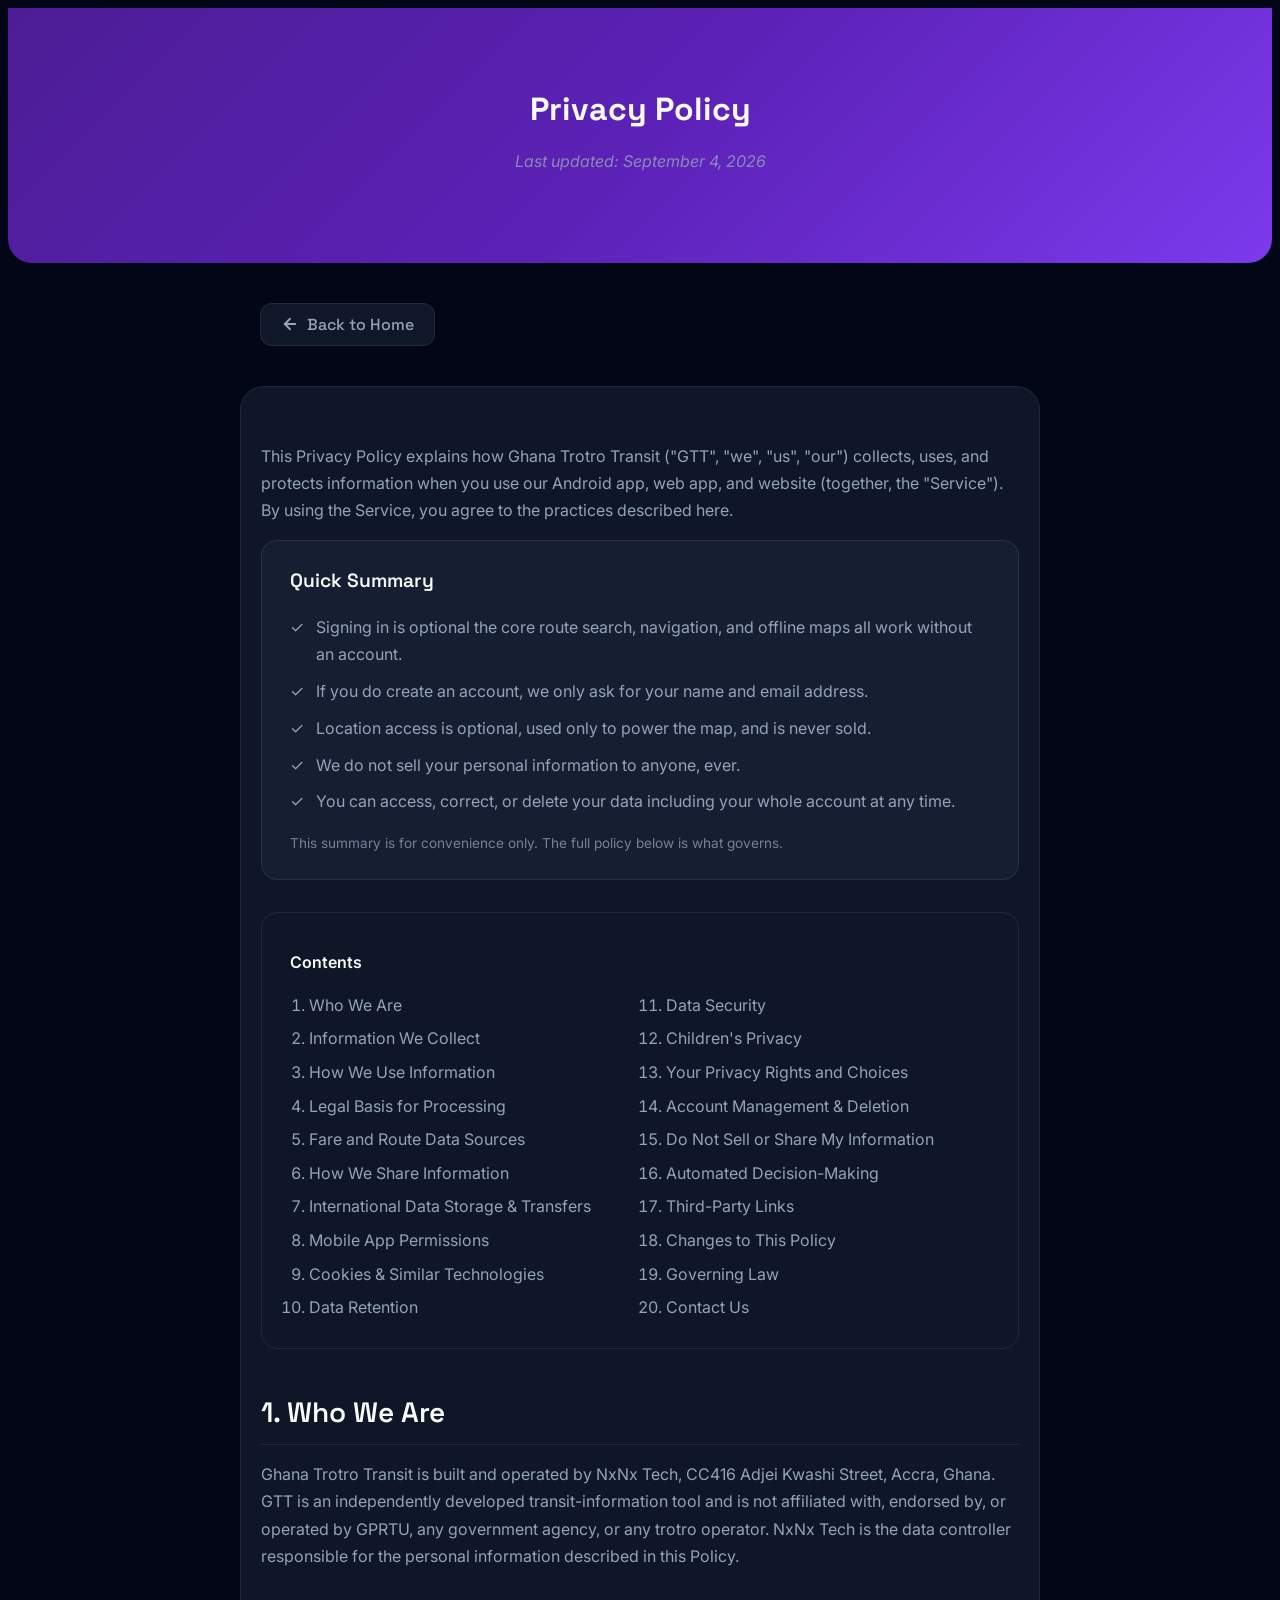
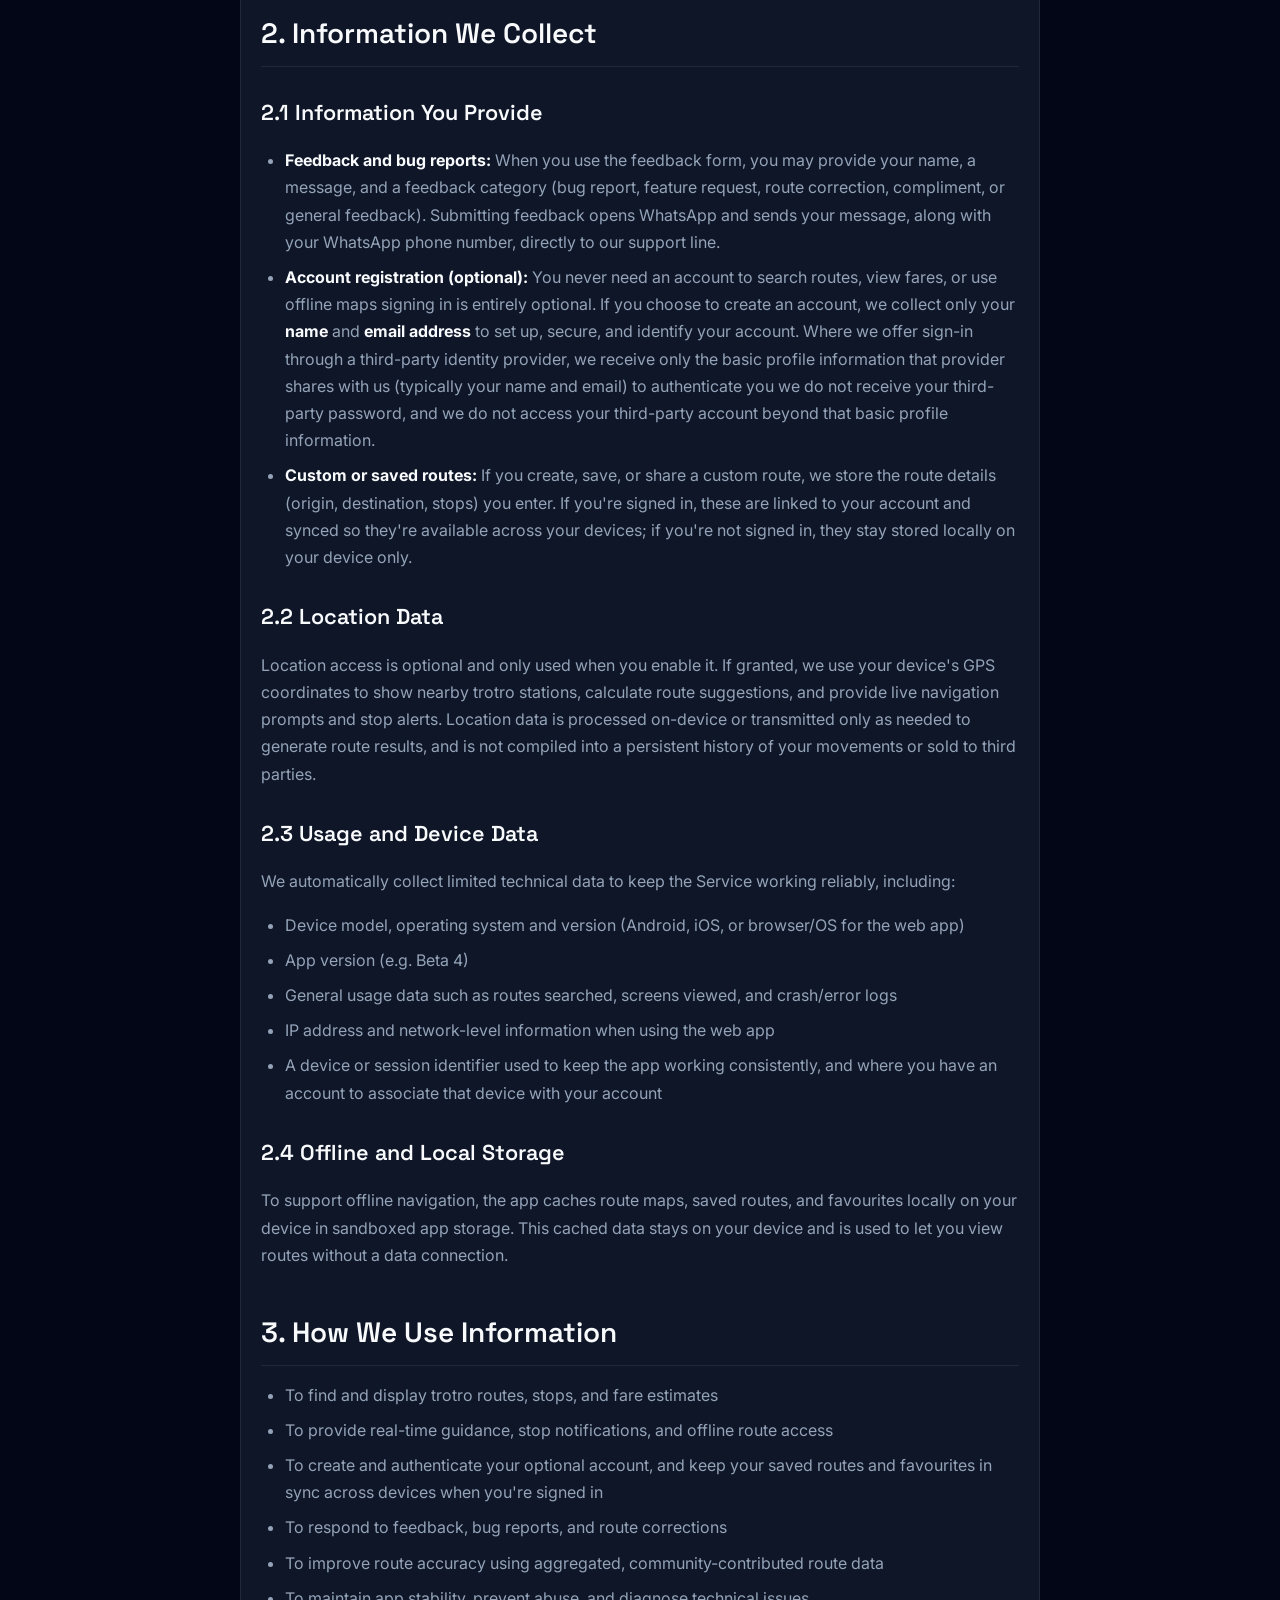
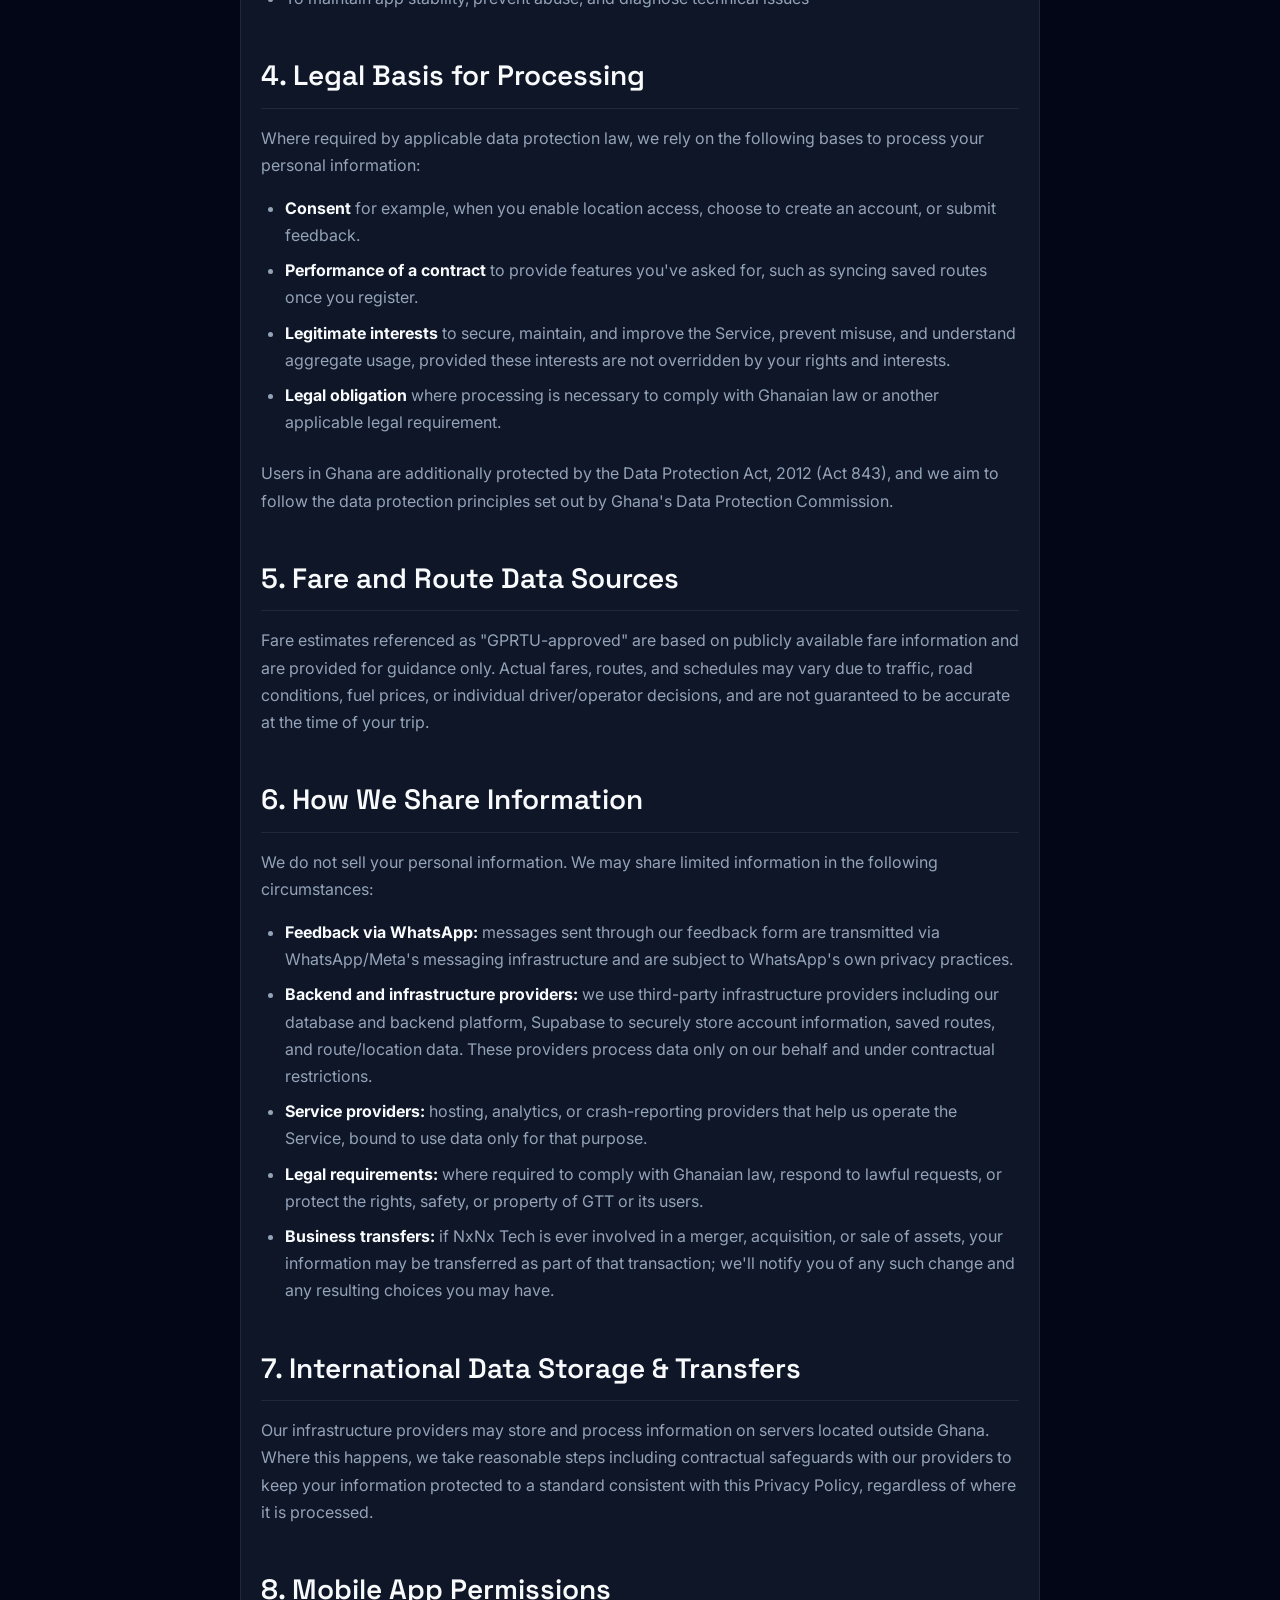
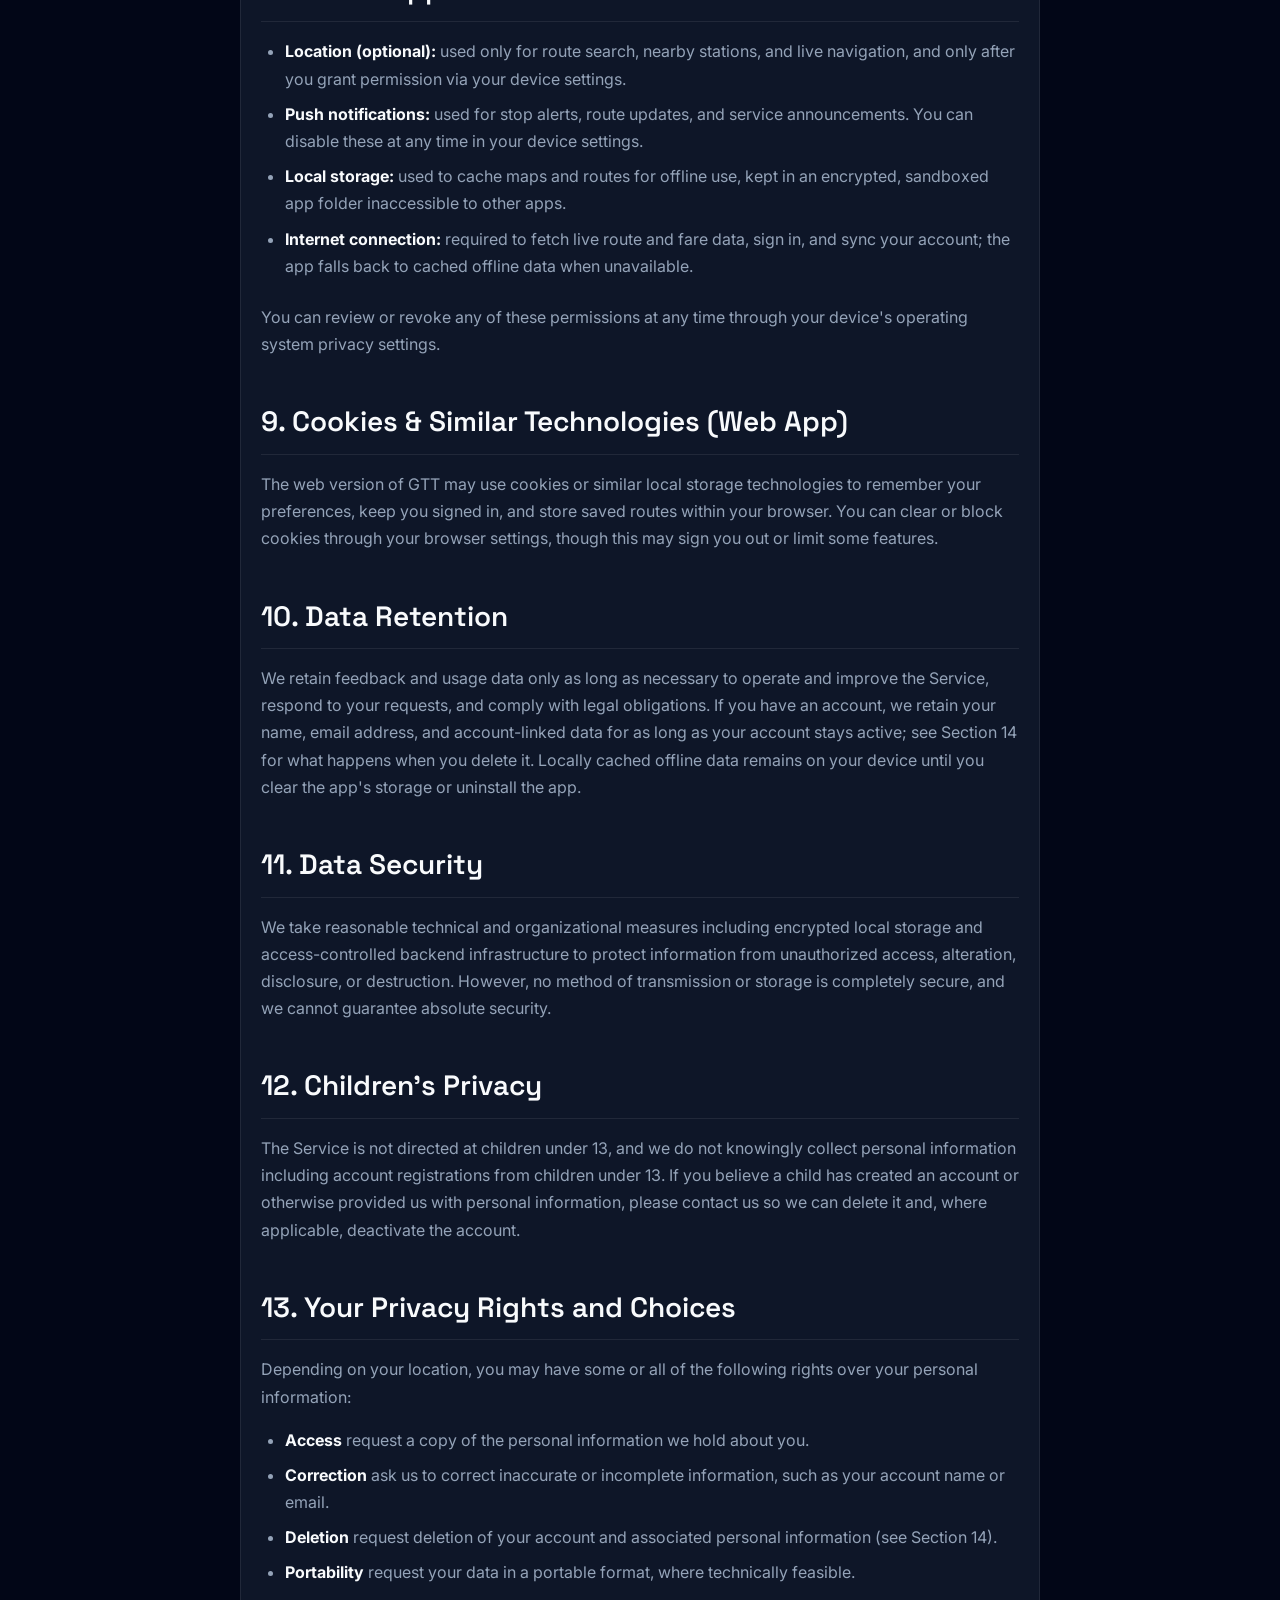
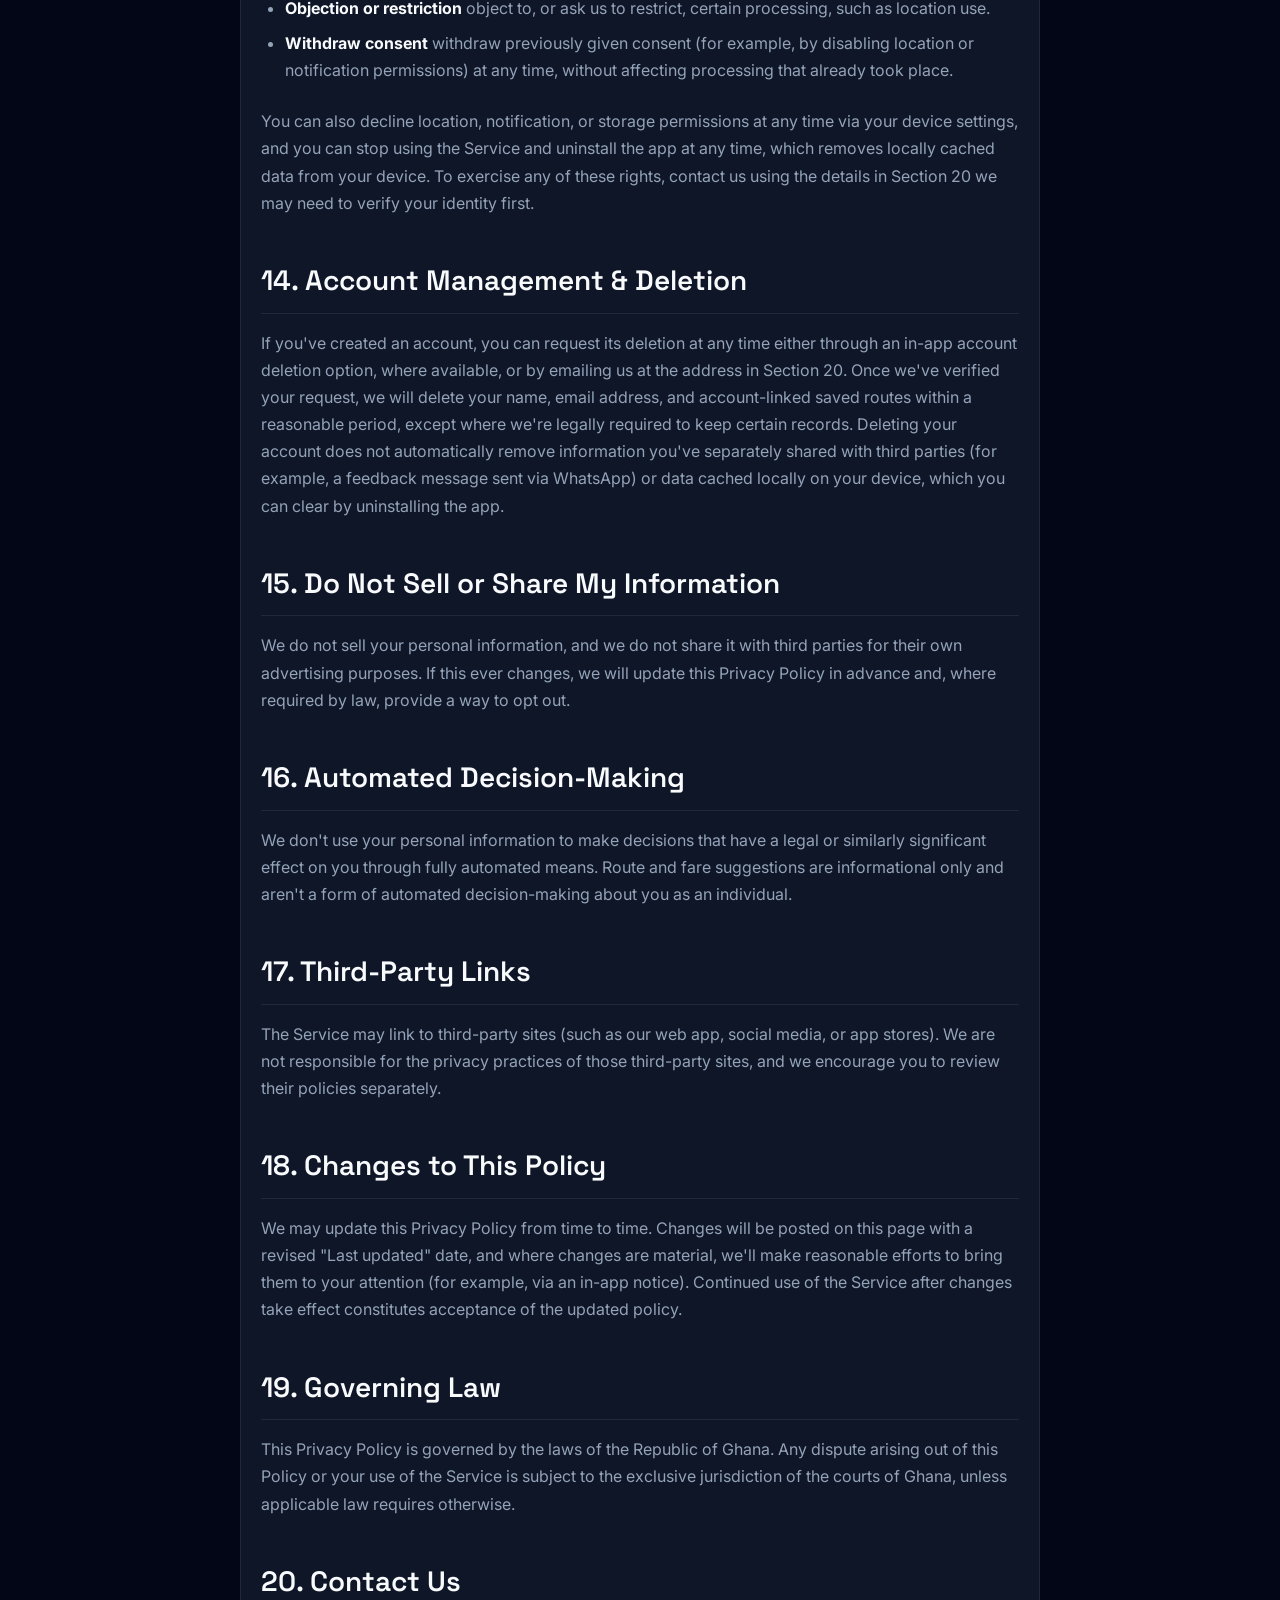
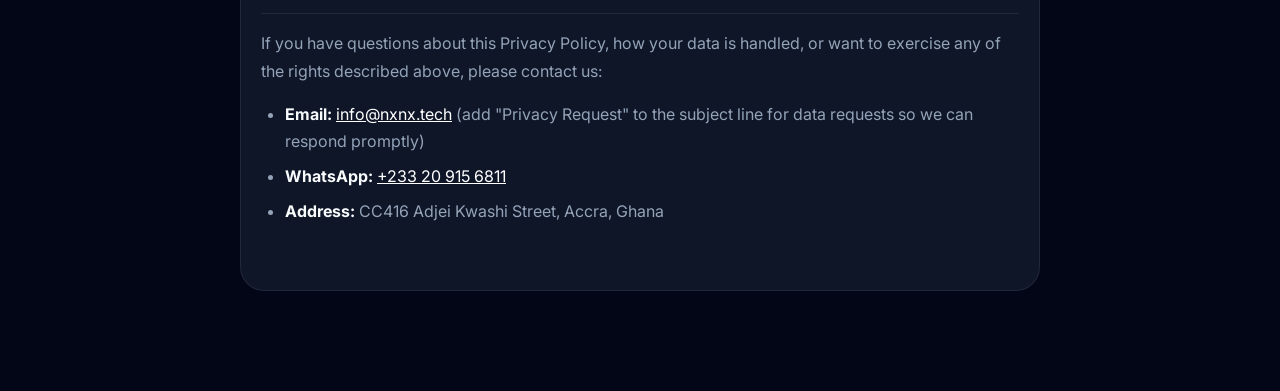
<file: privacy.html>
<!DOCTYPE html>
<html lang="en" data-theme="dark">
<head>
  <meta charset="UTF-8">
  <meta name="viewport" content="width=device-width, initial-scale=1.0">
  <title>Privacy Policy - Ghana Trotro Transit</title>
  <link rel="shortcut icon" href="assets/GTT-glass-icon.png" type="image/x-icon">
  <link rel="preconnect" href="https://fonts.googleapis.com">
  <link rel="preconnect" href="https://fonts.gstatic.com" crossorigin>
  <link href="https://fonts.googleapis.com/css2?family=Inter:wght@300;400;500;600;700&family=Space+Grotesk:wght@400;500;600;700&display=swap" rel="stylesheet">
  <link rel="stylesheet" href="./things/styles.css">
  <style>
    .privacy-container { max-width: 800px; margin: 40px auto 100px; padding: 40px 20px; border-radius: 1.5rem; line-height: 1.7; }
    .privacy-container h1 { font-size: 2.5rem; font-weight: 700; margin-bottom: 0.5rem; }
    .privacy-container h2 { font-size: 1.75rem; font-weight: 600; margin-top: 2.5rem; margin-bottom: 1rem; border-bottom: 1px solid var(--clr-border); padding-bottom: 0.5rem; scroll-margin-top: 24px; }
    .privacy-container h3 { font-size: 1.35rem; font-weight: 600; margin-top: 1.75rem; margin-bottom: 0.75rem; }
    .privacy-container h4 { font-size: 1.1rem; font-weight: 600; margin-top: 1.25rem; margin-bottom: 0.5rem; }
    .privacy-container p { color: var(--clr-text-secondary); margin-bottom: 1rem; }
    .privacy-container ul { margin-bottom: 1.5rem; padding-left: 1.5rem; }
    .privacy-container li { color: var(--clr-text-secondary); margin-bottom: 0.5rem; }
    .privacy-container strong { color: var(--clr-text-primary); }
    .last-updated { font-style: italic; color: var(--clr-text-secondary); opacity: 0.8; margin-bottom: 2rem; }
    .hero-banner { padding: 60px 20px; text-align: center; border-radius: 0 0 1.5rem 1.5rem; position: relative; }
    .back-btn-container { max-width: 800px; margin: 40px auto 0; padding: 0 20px; }
    .back-link { display: inline-flex; align-items: center; gap: 8px; color: var(--clr-text-secondary); text-decoration: none; font-weight: 500; font-family: 'Space Grotesk', sans-serif; padding: 10px 20px; background: var(--clr-card-bg); border: 1px solid var(--clr-border); border-radius: 0.75rem; transition: all 0.2s ease-in-out; }
    .back-link:hover { color: var(--clr-text-primary); background: var(--clr-surface); transform: translateX(-4px); }
    .back-link svg { width: 18px; height: 18px; transition: transform 0.2s ease-in-out; }
    .link-color { color: #fff; }

    /* --- Summary + navigation additions --- */
    .summary-box { border: 1px solid var(--clr-border); background: var(--clr-card-bg); border-radius: 1rem; padding: 24px 28px; margin-bottom: 2rem; }
    .summary-box h2 { margin-top: 0; border-bottom: none; padding-bottom: 0; font-size: 1.2rem; }
    .summary-box ul { margin-bottom: 0; padding-left: 0; list-style: none; }
    .summary-box li { position: relative; padding-left: 1.6rem; margin-bottom: 0.6rem; }
    .summary-box li::before { content: "✓"; position: absolute; left: 0; color: var(--clr-text-primary); opacity: 0.6; }
    .summary-box .disclaimer { margin-top: 1rem; margin-bottom: 0; font-size: 0.85rem; opacity: 0.75; }

    .toc { border: 1px solid var(--clr-border); border-radius: 1rem; padding: 20px 28px; margin-bottom: 2.5rem; }
    .toc p { margin-bottom: 0.75rem; font-weight: 600; color: var(--clr-text-primary); }
    .toc ol { columns: 2; column-gap: 2rem; padding-left: 1.2rem; margin-bottom: 0; }
    .toc li { color: var(--clr-text-secondary); margin-bottom: 0.4rem; break-inside: avoid; }
    .toc a { color: var(--clr-text-secondary); text-decoration: none; }
    .toc a:hover { color: var(--clr-text-primary); text-decoration: underline; }
    @media (max-width: 600px) { .toc ol { columns: 1; } }
  </style>
</head>
<body>

<header class="gradient-hero hero-banner slide-up">
  <h1 class="brand-font">Privacy Policy</h1>
  <p class="last-updated">Last updated: September 4, 2026</p>
</header>

<div class="back-btn-container slide-up">
  <a href="index.html" class="back-link">
    <svg viewBox="0 0 24 24" fill="none" stroke="currentColor" stroke-width="2.5" stroke-linecap="round" stroke-linejoin="round">
      <line x1="19" y1="12" x2="5" y2="12"></line>
      <polyline points="12 19 5 12 12 5"></polyline>
    </svg>
    Back to Home
  </a>
</div>

<main class="privacy-container glass-panel slide-up delay-100">
  <p>This Privacy Policy explains how Ghana Trotro Transit ("GTT", "we", "us", "our") collects, uses, and protects information when you use our Android app, web app, and website (together, the "Service"). By using the Service, you agree to the practices described here.</p>

  <div class="summary-box">
    <h2>Quick Summary</h2>
    <ul>
      <li>Signing in is optional the core route search, navigation, and offline maps all work without an account.</li>
      <li>If you do create an account, we only ask for your name and email address.</li>
      <li>Location access is optional, used only to power the map, and is never sold.</li>
      <li>We do not sell your personal information to anyone, ever.</li>
      <li>You can access, correct, or delete your data including your whole account at any time.</li>
    </ul>
    <p class="disclaimer">This summary is for convenience only. The full policy below is what governs.</p>
  </div>

  <nav class="toc" aria-label="Table of contents">
    <p>Contents</p>
    <ol>
      <li><a href="#who-we-are">Who We Are</a></li>
      <li><a href="#information-we-collect">Information We Collect</a></li>
      <li><a href="#how-we-use">How We Use Information</a></li>
      <li><a href="#legal-basis">Legal Basis for Processing</a></li>
      <li><a href="#fare-data">Fare and Route Data Sources</a></li>
      <li><a href="#how-we-share">How We Share Information</a></li>
      <li><a href="#international-transfers">International Data Storage &amp; Transfers</a></li>
      <li><a href="#permissions">Mobile App Permissions</a></li>
      <li><a href="#cookies">Cookies &amp; Similar Technologies</a></li>
      <li><a href="#retention">Data Retention</a></li>
      <li><a href="#security">Data Security</a></li>
      <li><a href="#childrens-privacy">Children's Privacy</a></li>
      <li><a href="#your-rights">Your Privacy Rights and Choices</a></li>
      <li><a href="#account-deletion">Account Management &amp; Deletion</a></li>
      <li><a href="#do-not-sell">Do Not Sell or Share My Information</a></li>
      <li><a href="#automated-decisions">Automated Decision-Making</a></li>
      <li><a href="#third-party-links">Third-Party Links</a></li>
      <li><a href="#changes">Changes to This Policy</a></li>
      <li><a href="#governing-law">Governing Law</a></li>
      <li><a href="#contact">Contact Us</a></li>
    </ol>
  </nav>

  <h2 id="who-we-are">1. Who We Are</h2>
  <p>Ghana Trotro Transit is built and operated by NxNx Tech, CC416 Adjei Kwashi Street, Accra, Ghana. GTT is an independently developed transit-information tool and is not affiliated with, endorsed by, or operated by GPRTU, any government agency, or any trotro operator. NxNx Tech is the data controller responsible for the personal information described in this Policy.</p>

  <h2 id="information-we-collect">2. Information We Collect</h2>

  <h3>2.1 Information You Provide</h3>
  <ul>
    <li><strong>Feedback and bug reports:</strong> When you use the feedback form, you may provide your name, a message, and a feedback category (bug report, feature request, route correction, compliment, or general feedback). Submitting feedback opens WhatsApp and sends your message, along with your WhatsApp phone number, directly to our support line.</li>
    <li><strong>Account registration (optional):</strong> You never need an account to search routes, view fares, or use offline maps signing in is entirely optional. If you choose to create an account, we collect only your <strong>name</strong> and <strong>email address</strong> to set up, secure, and identify your account. Where we offer sign-in through a third-party identity provider, we receive only the basic profile information that provider shares with us (typically your name and email) to authenticate you we do not receive your third-party password, and we do not access your third-party account beyond that basic profile information.</li>
    <li><strong>Custom or saved routes:</strong> If you create, save, or share a custom route, we store the route details (origin, destination, stops) you enter. If you're signed in, these are linked to your account and synced so they're available across your devices; if you're not signed in, they stay stored locally on your device only.</li>
  </ul>

  <h3>2.2 Location Data</h3>
  <p>Location access is optional and only used when you enable it. If granted, we use your device's GPS coordinates to show nearby trotro stations, calculate route suggestions, and provide live navigation prompts and stop alerts. Location data is processed on-device or transmitted only as needed to generate route results, and is not compiled into a persistent history of your movements or sold to third parties.</p>

  <h3>2.3 Usage and Device Data</h3>
  <p>We automatically collect limited technical data to keep the Service working reliably, including:</p>
  <ul>
    <li>Device model, operating system and version (Android, iOS, or browser/OS for the web app)</li>
    <li>App version (e.g. Beta 4)</li>
    <li>General usage data such as routes searched, screens viewed, and crash/error logs</li>
    <li>IP address and network-level information when using the web app</li>
    <li>A device or session identifier used to keep the app working consistently, and where you have an account to associate that device with your account</li>
  </ul>

  <h3>2.4 Offline and Local Storage</h3>
  <p>To support offline navigation, the app caches route maps, saved routes, and favourites locally on your device in sandboxed app storage. This cached data stays on your device and is used to let you view routes without a data connection.</p>

  <h2 id="how-we-use">3. How We Use Information</h2>
  <ul>
    <li>To find and display trotro routes, stops, and fare estimates</li>
    <li>To provide real-time guidance, stop notifications, and offline route access</li>
    <li>To create and authenticate your optional account, and keep your saved routes and favourites in sync across devices when you're signed in</li>
    <li>To respond to feedback, bug reports, and route corrections</li>
    <li>To improve route accuracy using aggregated, community-contributed route data</li>
    <li>To maintain app stability, prevent abuse, and diagnose technical issues</li>
  </ul>

  <h2 id="legal-basis">4. Legal Basis for Processing</h2>
  <p>Where required by applicable data protection law, we rely on the following bases to process your personal information:</p>
  <ul>
    <li><strong>Consent</strong> for example, when you enable location access, choose to create an account, or submit feedback.</li>
    <li><strong>Performance of a contract</strong> to provide features you've asked for, such as syncing saved routes once you register.</li>
    <li><strong>Legitimate interests</strong> to secure, maintain, and improve the Service, prevent misuse, and understand aggregate usage, provided these interests are not overridden by your rights and interests.</li>
    <li><strong>Legal obligation</strong> where processing is necessary to comply with Ghanaian law or another applicable legal requirement.</li>
  </ul>
  <p>Users in Ghana are additionally protected by the Data Protection Act, 2012 (Act 843), and we aim to follow the data protection principles set out by Ghana's Data Protection Commission.</p>

  <h2 id="fare-data">5. Fare and Route Data Sources</h2>
  <p>Fare estimates referenced as "GPRTU-approved" are based on publicly available fare information and are provided for guidance only. Actual fares, routes, and schedules may vary due to traffic, road conditions, fuel prices, or individual driver/operator decisions, and are not guaranteed to be accurate at the time of your trip.</p>

  <h2 id="how-we-share">6. How We Share Information</h2>
  <p>We do not sell your personal information. We may share limited information in the following circumstances:</p>
  <ul>
    <li><strong>Feedback via WhatsApp:</strong> messages sent through our feedback form are transmitted via WhatsApp/Meta's messaging infrastructure and are subject to WhatsApp's own privacy practices.</li>
    <li><strong>Backend and infrastructure providers:</strong> we use third-party infrastructure providers including our database and backend platform, Supabase to securely store account information, saved routes, and route/location data. These providers process data only on our behalf and under contractual restrictions.</li>
    <li><strong>Service providers:</strong> hosting, analytics, or crash-reporting providers that help us operate the Service, bound to use data only for that purpose.</li>
    <li><strong>Legal requirements:</strong> where required to comply with Ghanaian law, respond to lawful requests, or protect the rights, safety, or property of GTT or its users.</li>
    <li><strong>Business transfers:</strong> if NxNx Tech is ever involved in a merger, acquisition, or sale of assets, your information may be transferred as part of that transaction; we'll notify you of any such change and any resulting choices you may have.</li>
  </ul>

  <h2 id="international-transfers">7. International Data Storage &amp; Transfers</h2>
  <p>Our infrastructure providers may store and process information on servers located outside Ghana. Where this happens, we take reasonable steps including contractual safeguards with our providers to keep your information protected to a standard consistent with this Privacy Policy, regardless of where it is processed.</p>

  <h2 id="permissions">8. Mobile App Permissions</h2>
  <ul>
    <li><strong>Location (optional):</strong> used only for route search, nearby stations, and live navigation, and only after you grant permission via your device settings.</li>
    <li><strong>Push notifications:</strong> used for stop alerts, route updates, and service announcements. You can disable these at any time in your device settings.</li>
    <li><strong>Local storage:</strong> used to cache maps and routes for offline use, kept in an encrypted, sandboxed app folder inaccessible to other apps.</li>
    <li><strong>Internet connection:</strong> required to fetch live route and fare data, sign in, and sync your account; the app falls back to cached offline data when unavailable.</li>
  </ul>
  <p>You can review or revoke any of these permissions at any time through your device's operating system privacy settings.</p>

  <h2 id="cookies">9. Cookies &amp; Similar Technologies (Web App)</h2>
  <p>The web version of GTT may use cookies or similar local storage technologies to remember your preferences, keep you signed in, and store saved routes within your browser. You can clear or block cookies through your browser settings, though this may sign you out or limit some features.</p>

  <h2 id="retention">10. Data Retention</h2>
  <p>We retain feedback and usage data only as long as necessary to operate and improve the Service, respond to your requests, and comply with legal obligations. If you have an account, we retain your name, email address, and account-linked data for as long as your account stays active; see Section 14 for what happens when you delete it. Locally cached offline data remains on your device until you clear the app's storage or uninstall the app.</p>

  <h2 id="security">11. Data Security</h2>
  <p>We take reasonable technical and organizational measures including encrypted local storage and access-controlled backend infrastructure to protect information from unauthorized access, alteration, disclosure, or destruction. However, no method of transmission or storage is completely secure, and we cannot guarantee absolute security.</p>

  <h2 id="childrens-privacy">12. Children's Privacy</h2>
  <p>The Service is not directed at children under 13, and we do not knowingly collect personal information including account registrations from children under 13. If you believe a child has created an account or otherwise provided us with personal information, please contact us so we can delete it and, where applicable, deactivate the account.</p>

  <h2 id="your-rights">13. Your Privacy Rights and Choices</h2>
  <p>Depending on your location, you may have some or all of the following rights over your personal information:</p>
  <ul>
    <li><strong>Access</strong> request a copy of the personal information we hold about you.</li>
    <li><strong>Correction</strong> ask us to correct inaccurate or incomplete information, such as your account name or email.</li>
    <li><strong>Deletion</strong> request deletion of your account and associated personal information (see Section 14).</li>
    <li><strong>Portability</strong> request your data in a portable format, where technically feasible.</li>
    <li><strong>Objection or restriction</strong> object to, or ask us to restrict, certain processing, such as location use.</li>
    <li><strong>Withdraw consent</strong> withdraw previously given consent (for example, by disabling location or notification permissions) at any time, without affecting processing that already took place.</li>
  </ul>
  <p>You can also decline location, notification, or storage permissions at any time via your device settings, and you can stop using the Service and uninstall the app at any time, which removes locally cached data from your device. To exercise any of these rights, contact us using the details in Section 20 we may need to verify your identity first.</p>

  <h2 id="account-deletion">14. Account Management &amp; Deletion</h2>
  <p>If you've created an account, you can request its deletion at any time either through an in-app account deletion option, where available, or by emailing us at the address in Section 20. Once we've verified your request, we will delete your name, email address, and account-linked saved routes within a reasonable period, except where we're legally required to keep certain records. Deleting your account does not automatically remove information you've separately shared with third parties (for example, a feedback message sent via WhatsApp) or data cached locally on your device, which you can clear by uninstalling the app.</p>

  <h2 id="do-not-sell">15. Do Not Sell or Share My Information</h2>
  <p>We do not sell your personal information, and we do not share it with third parties for their own advertising purposes. If this ever changes, we will update this Privacy Policy in advance and, where required by law, provide a way to opt out.</p>

  <h2 id="automated-decisions">16. Automated Decision-Making</h2>
  <p>We don't use your personal information to make decisions that have a legal or similarly significant effect on you through fully automated means. Route and fare suggestions are informational only and aren't a form of automated decision-making about you as an individual.</p>

  <h2 id="third-party-links">17. Third-Party Links</h2>
  <p>The Service may link to third-party sites (such as our web app, social media, or app stores). We are not responsible for the privacy practices of those third-party sites, and we encourage you to review their policies separately.</p>

  <h2 id="changes">18. Changes to This Policy</h2>
  <p>We may update this Privacy Policy from time to time. Changes will be posted on this page with a revised "Last updated" date, and where changes are material, we'll make reasonable efforts to bring them to your attention (for example, via an in-app notice). Continued use of the Service after changes take effect constitutes acceptance of the updated policy.</p>

  <h2 id="governing-law">19. Governing Law</h2>
  <p>This Privacy Policy is governed by the laws of the Republic of Ghana. Any dispute arising out of this Policy or your use of the Service is subject to the exclusive jurisdiction of the courts of Ghana, unless applicable law requires otherwise.</p>

  <h2 id="contact">20. Contact Us</h2>
  <p>If you have questions about this Privacy Policy, how your data is handled, or want to exercise any of the rights described above, please contact us:</p>
  <ul>
    <li><strong>Email:</strong> <a class="link-color" href="mailto:info@nxnx.tech">info@nxnx.tech</a> (add "Privacy Request" to the subject line for data requests so we can respond promptly)</li>
    <li><strong>WhatsApp:</strong> <a class="link-color" href="https://wa.me/233209156811" target="_blank" rel="external nofollow noopener">+233 20 915 6811</a></li>
    <li><strong>Address:</strong> CC416 Adjei Kwashi Street, Accra, Ghana</li>
  </ul>
</main>

</body>
</html>
</file>
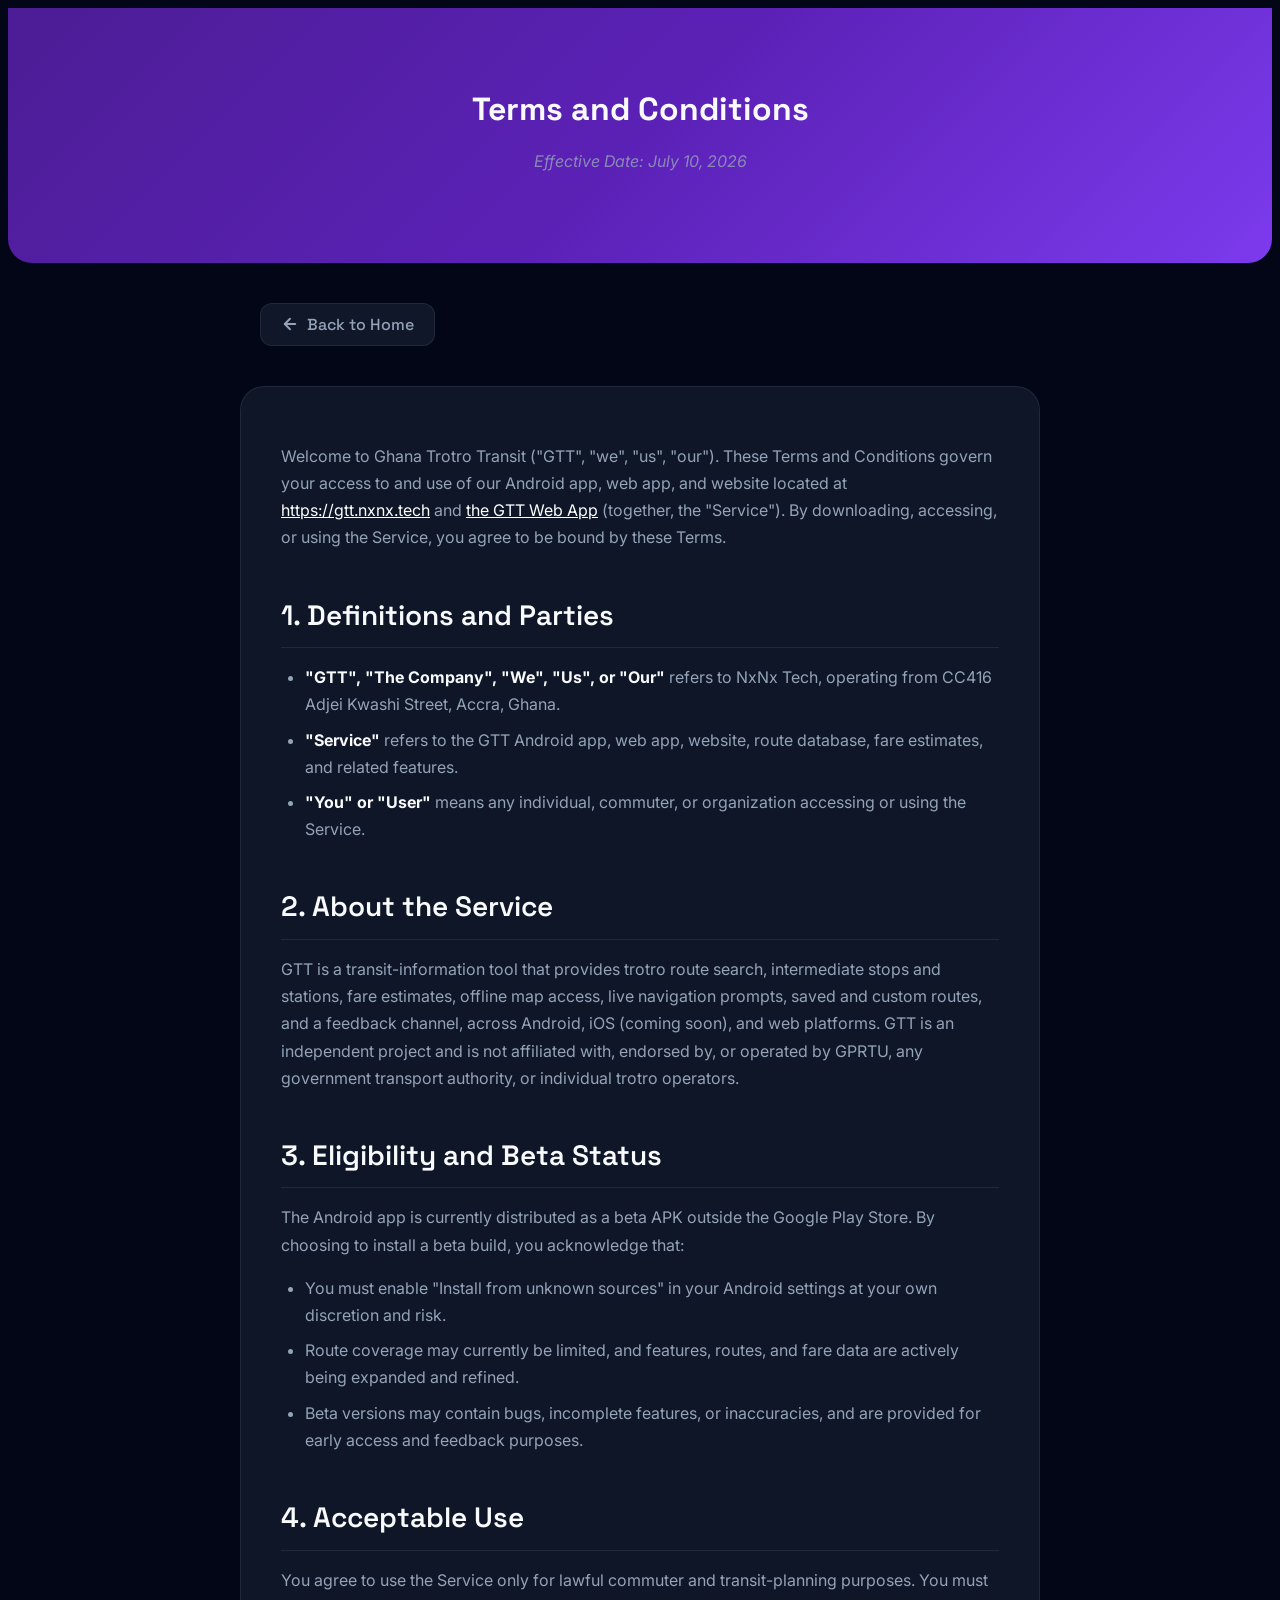
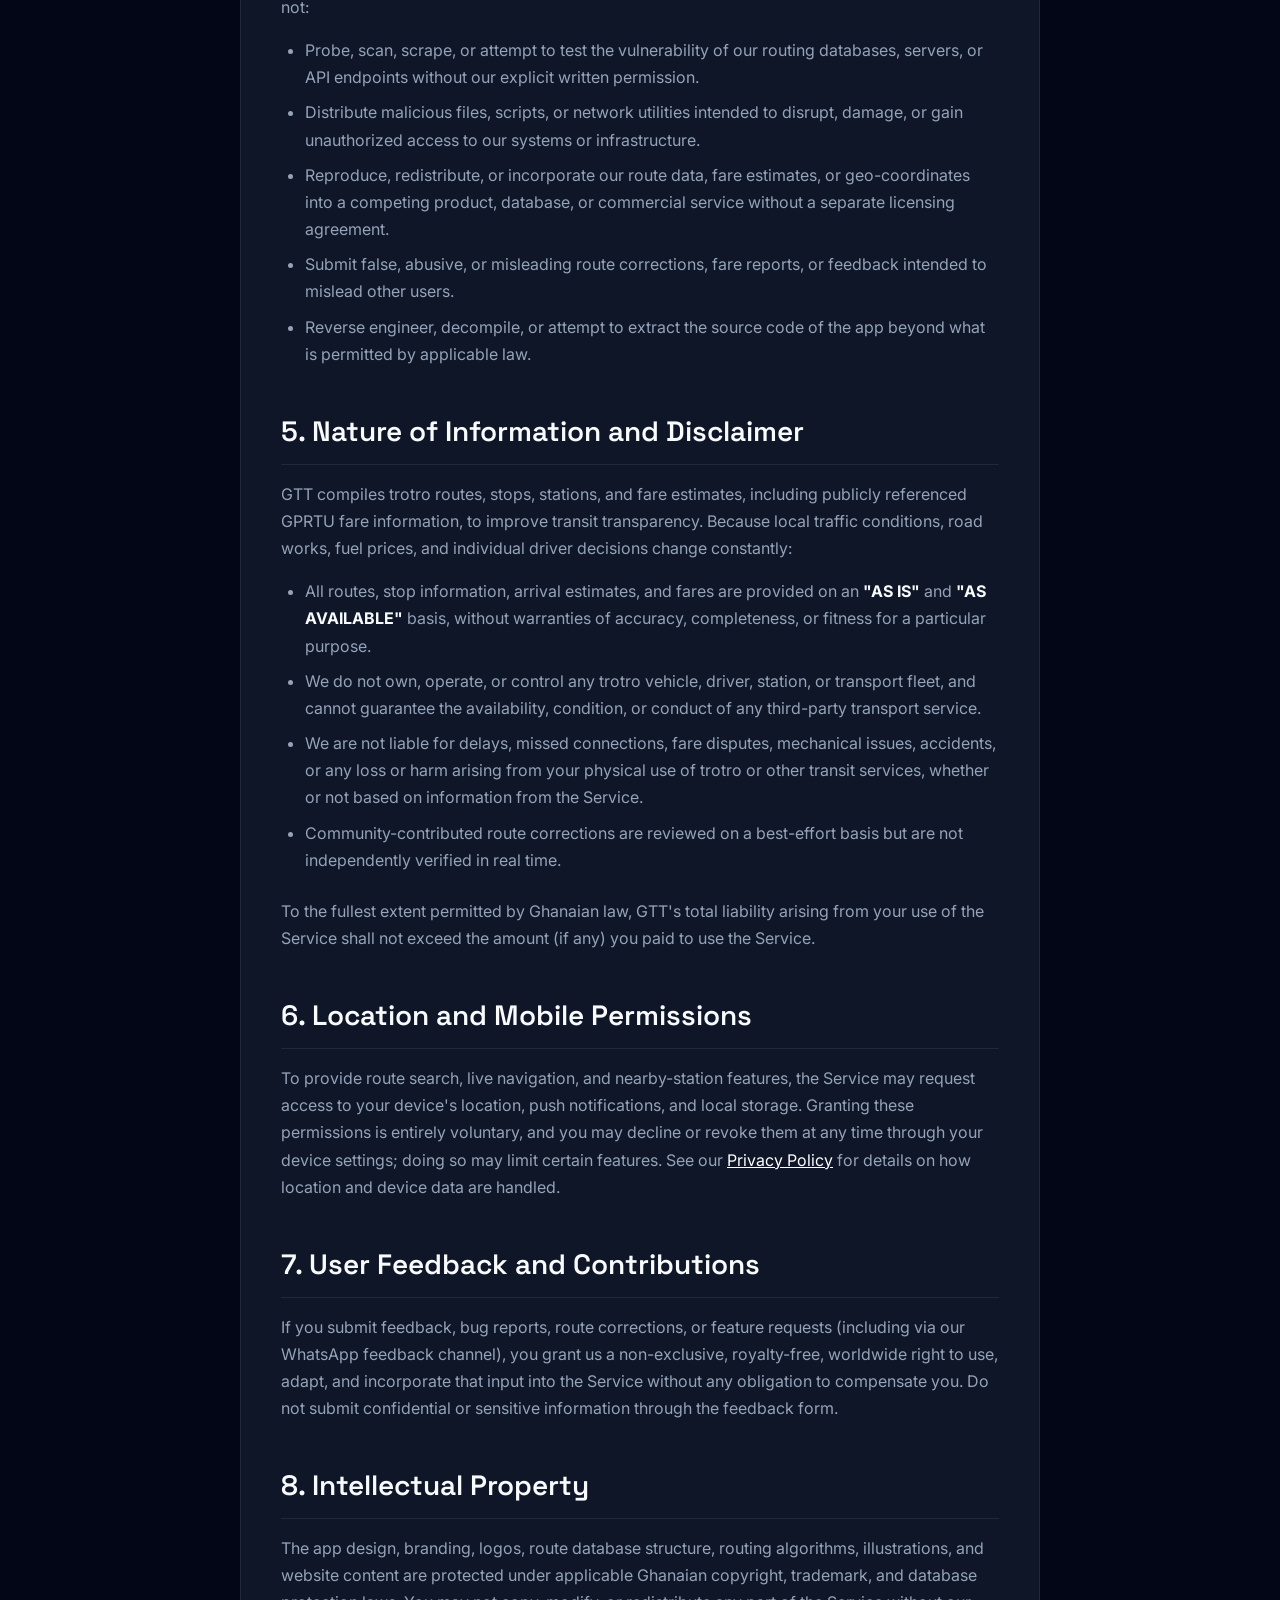
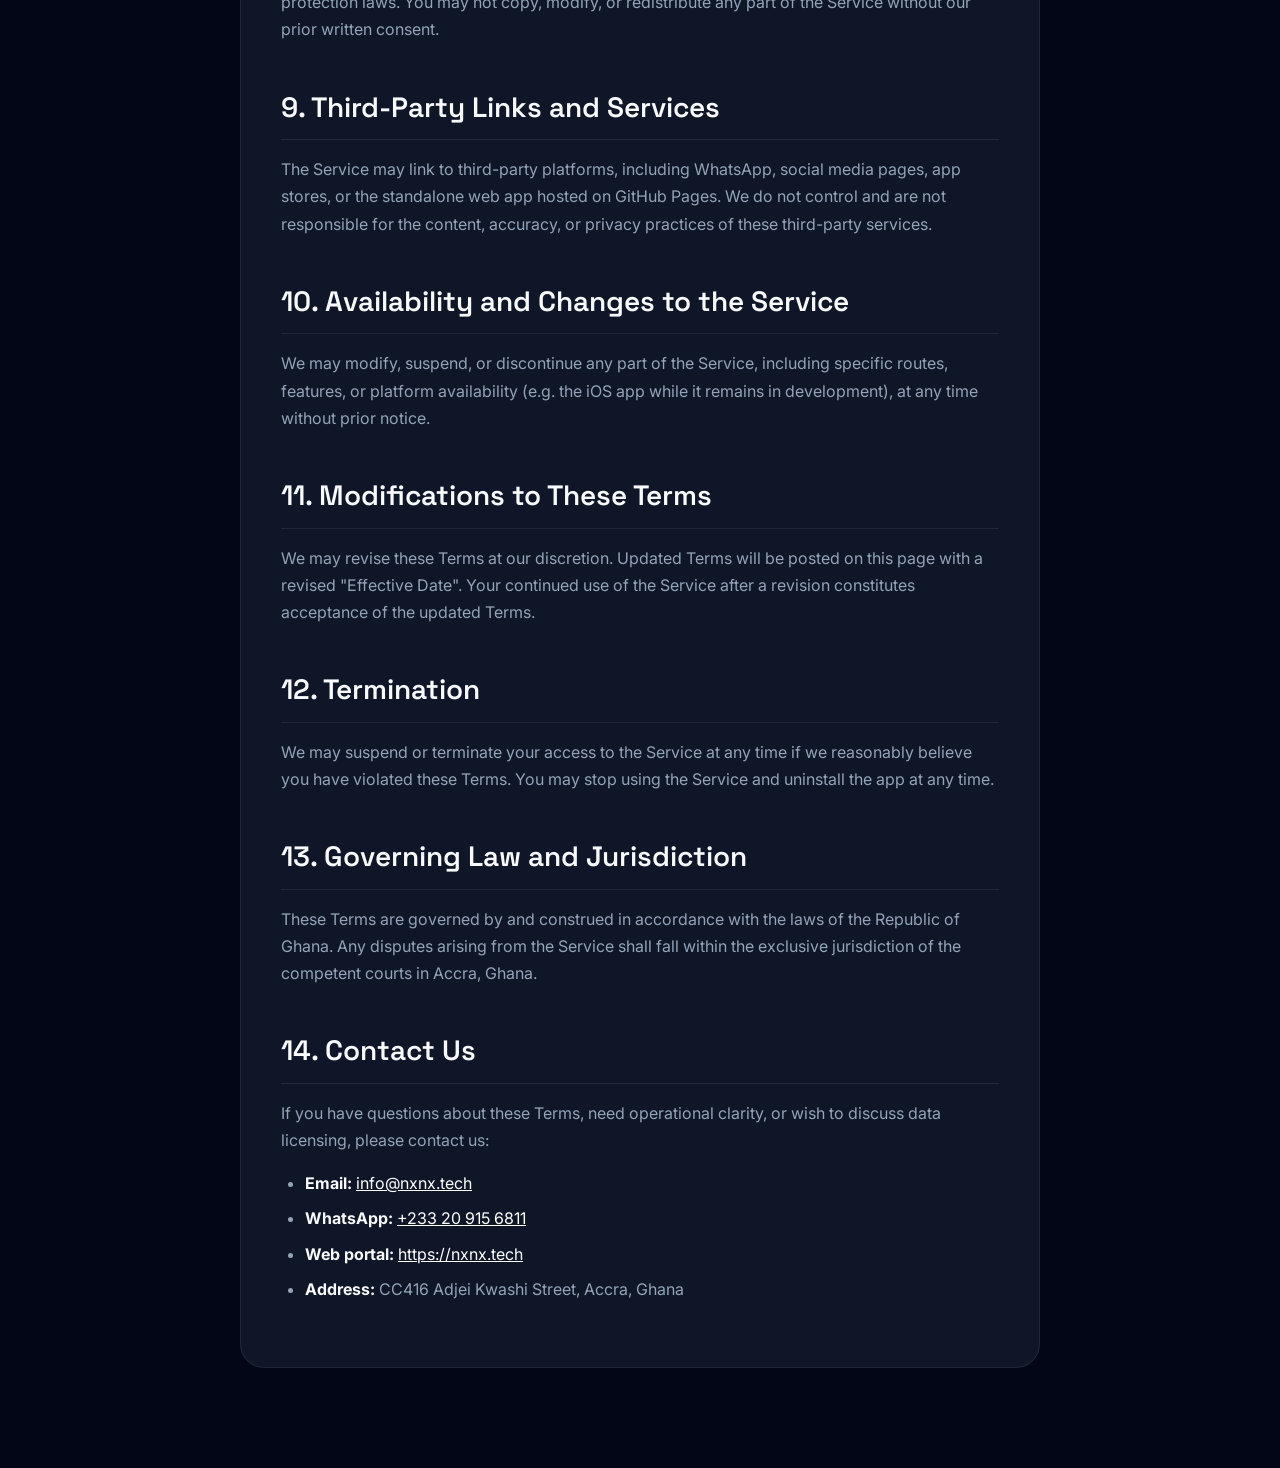
<file: terms.html>
<!DOCTYPE html>
<html lang="en" data-theme="dark">
<head>
  <meta charset="UTF-8">
  <meta name="viewport" content="width=device-width, initial-scale=1.0">
  <title>Terms and Conditions - Ghana Trotro Transit</title>
  <link rel="shortcut icon" href="assets/GTT-glass-icon.png" type="image/x-icon">
  <link rel="preconnect" href="https://fonts.googleapis.com">
  <link rel="preconnect" href="https://fonts.gstatic.com" crossorigin>
  <link href="https://fonts.googleapis.com/css2?family=Inter:wght@300;400;500;600;700&family=Space+Grotesk:wght@400;500;600;700&display=swap" rel="stylesheet">
  <link rel="stylesheet" href="things/styles.css">
  <style>
    .terms-container { max-width: 800px; margin: 40px auto 100px; padding: 40px; border-radius: 1.5rem; line-height: 1.7; }
    .terms-container h1 { font-size: 2.5rem; font-weight: 700; margin-bottom: 0.5rem; }
    .terms-container h2 { font-size: 1.75rem; font-weight: 600; margin-top: 2.5rem; margin-bottom: 1rem; border-bottom: 1px solid var(--clr-border); padding-bottom: 0.5rem; }
    .terms-container h3 { font-size: 1.35rem; font-weight: 600; margin-top: 1.75rem; margin-bottom: 0.75rem; }
    .terms-container p { color: var(--clr-text-secondary); margin-bottom: 1rem; }
    .terms-container ul { margin-bottom: 1.5rem; padding-left: 1.5rem; }
    .terms-container li { color: var(--clr-text-secondary); margin-bottom: 0.5rem; }
    .terms-container strong { color: var(--clr-text-primary); }
    .effective-date { font-style: italic; color: var(--clr-text-secondary); opacity: 0.8; margin-bottom: 2rem; }
    .hero-banner { padding: 60px 20px; text-align: center; border-radius: 0 0 1.5rem 1.5rem; position: relative; }
    .back-btn-container { max-width: 800px; margin: 40px auto 0; padding: 0 20px; }
    .back-link { display: inline-flex; align-items: center; gap: 8px; color: var(--clr-text-secondary); text-decoration: none; font-weight: 500; font-family: 'Space Grotesk', sans-serif; padding: 10px 20px; background: var(--clr-card-bg); border: 1px solid var(--clr-border); border-radius: 0.75rem; transition: all 0.2s ease-in-out; }
    .back-link:hover { color: var(--clr-text-primary); background: var(--clr-surface); transform: translateX(-4px); }
    .back-link svg { width: 18px; height: 18px; transition: transform 0.2s ease-in-out; }
    .link-color { color: #fff; }
  </style>
</head>
<body>

<header class="gradient-hero hero-banner slide-up">
  <h1 class="brand-font">Terms and Conditions</h1>
  <p class="effective-date">Effective Date: July 10, 2026</p>
</header>

<div class="back-btn-container slide-up">
  <a href="index.html" class="back-link">
    <svg viewBox="0 0 24 24" fill="none" stroke="currentColor" stroke-width="2.5" stroke-linecap="round" stroke-linejoin="round">
      <line x1="19" y1="12" x2="5" y2="12"></line>
      <polyline points="12 19 5 12 12 5"></polyline>
    </svg>
    Back to Home
  </a>
</div>

<main class="terms-container glass-panel slide-up delay-100">
  <p>Welcome to Ghana Trotro Transit ("GTT", "we", "us", "our"). These Terms and Conditions govern your access to and use of our Android app, web app, and website located at <a class="link-color" href="https://gtt.nxnx.tech" target="_blank">https://gtt.nxnx.tech</a> and <a class="link-color" href="https://aardmann.github.io/ghana-trotro-transit-web/" target="_blank" rel="external nofollow noopener">the GTT Web App</a> (together, the "Service"). By downloading, accessing, or using the Service, you agree to be bound by these Terms.</p>

  <h2>1. Definitions and Parties</h2>
  <ul>
    <li><strong>"GTT", "The Company", "We", "Us", or "Our"</strong> refers to NxNx Tech, operating from CC416 Adjei Kwashi Street, Accra, Ghana.</li>
    <li><strong>"Service"</strong> refers to the GTT Android app, web app, website, route database, fare estimates, and related features.</li>
    <li><strong>"You" or "User"</strong> means any individual, commuter, or organization accessing or using the Service.</li>
  </ul>

  <h2>2. About the Service</h2>
  <p>GTT is a transit-information tool that provides trotro route search, intermediate stops and stations, fare estimates, offline map access, live navigation prompts, saved and custom routes, and a feedback channel, across Android, iOS (coming soon), and web platforms. GTT is an independent project and is not affiliated with, endorsed by, or operated by GPRTU, any government transport authority, or individual trotro operators.</p>

  <h2>3. Eligibility and Beta Status</h2>
  <p>The Android app is currently distributed as a beta APK outside the Google Play Store. By choosing to install a beta build, you acknowledge that:</p>
  <ul>
    <li>You must enable "Install from unknown sources" in your Android settings at your own discretion and risk.</li>
    <li>Route coverage may currently be limited, and features, routes, and fare data are actively being expanded and refined.</li>
    <li>Beta versions may contain bugs, incomplete features, or inaccuracies, and are provided for early access and feedback purposes.</li>
  </ul>

  <h2>4. Acceptable Use</h2>
  <p>You agree to use the Service only for lawful commuter and transit-planning purposes. You must not:</p>
  <ul>
    <li>Probe, scan, scrape, or attempt to test the vulnerability of our routing databases, servers, or API endpoints without our explicit written permission.</li>
    <li>Distribute malicious files, scripts, or network utilities intended to disrupt, damage, or gain unauthorized access to our systems or infrastructure.</li>
    <li>Reproduce, redistribute, or incorporate our route data, fare estimates, or geo-coordinates into a competing product, database, or commercial service without a separate licensing agreement.</li>
    <li>Submit false, abusive, or misleading route corrections, fare reports, or feedback intended to mislead other users.</li>
    <li>Reverse engineer, decompile, or attempt to extract the source code of the app beyond what is permitted by applicable law.</li>
  </ul>

  <h2>5. Nature of Information and Disclaimer</h2>
  <p>GTT compiles trotro routes, stops, stations, and fare estimates, including publicly referenced GPRTU fare information, to improve transit transparency. Because local traffic conditions, road works, fuel prices, and individual driver decisions change constantly:</p>
  <ul>
    <li>All routes, stop information, arrival estimates, and fares are provided on an <strong>"AS IS"</strong> and <strong>"AS AVAILABLE"</strong> basis, without warranties of accuracy, completeness, or fitness for a particular purpose.</li>
    <li>We do not own, operate, or control any trotro vehicle, driver, station, or transport fleet, and cannot guarantee the availability, condition, or conduct of any third-party transport service.</li>
    <li>We are not liable for delays, missed connections, fare disputes, mechanical issues, accidents, or any loss or harm arising from your physical use of trotro or other transit services, whether or not based on information from the Service.</li>
    <li>Community-contributed route corrections are reviewed on a best-effort basis but are not independently verified in real time.</li>
  </ul>
  <p>To the fullest extent permitted by Ghanaian law, GTT's total liability arising from your use of the Service shall not exceed the amount (if any) you paid to use the Service.</p>

  <h2>6. Location and Mobile Permissions</h2>
  <p>To provide route search, live navigation, and nearby-station features, the Service may request access to your device's location, push notifications, and local storage. Granting these permissions is entirely voluntary, and you may decline or revoke them at any time through your device settings; doing so may limit certain features. See our <a class="link-color" href="privacy.html">Privacy Policy</a> for details on how location and device data are handled.</p>

  <h2>7. User Feedback and Contributions</h2>
  <p>If you submit feedback, bug reports, route corrections, or feature requests (including via our WhatsApp feedback channel), you grant us a non-exclusive, royalty-free, worldwide right to use, adapt, and incorporate that input into the Service without any obligation to compensate you. Do not submit confidential or sensitive information through the feedback form.</p>

  <h2>8. Intellectual Property</h2>
  <p>The app design, branding, logos, route database structure, routing algorithms, illustrations, and website content are protected under applicable Ghanaian copyright, trademark, and database protection laws. You may not copy, modify, or redistribute any part of the Service without our prior written consent.</p>

  <h2>9. Third-Party Links and Services</h2>
  <p>The Service may link to third-party platforms, including WhatsApp, social media pages, app stores, or the standalone web app hosted on GitHub Pages. We do not control and are not responsible for the content, accuracy, or privacy practices of these third-party services.</p>

  <h2>10. Availability and Changes to the Service</h2>
  <p>We may modify, suspend, or discontinue any part of the Service, including specific routes, features, or platform availability (e.g. the iOS app while it remains in development), at any time without prior notice.</p>

  <h2>11. Modifications to These Terms</h2>
  <p>We may revise these Terms at our discretion. Updated Terms will be posted on this page with a revised "Effective Date". Your continued use of the Service after a revision constitutes acceptance of the updated Terms.</p>

  <h2>12. Termination</h2>
  <p>We may suspend or terminate your access to the Service at any time if we reasonably believe you have violated these Terms. You may stop using the Service and uninstall the app at any time.</p>

  <h2>13. Governing Law and Jurisdiction</h2>
  <p>These Terms are governed by and construed in accordance with the laws of the Republic of Ghana. Any disputes arising from the Service shall fall within the exclusive jurisdiction of the competent courts in Accra, Ghana.</p>

  <h2>14. Contact Us</h2>
  <p>If you have questions about these Terms, need operational clarity, or wish to discuss data licensing, please contact us:</p>
  <ul>
    <li><strong>Email:</strong> <a class="link-color" href="mailto:info@nxnx.tech">info@nxnx.tech</a></li>
    <li><strong>WhatsApp:</strong> <a class="link-color" href="https://wa.me/233209156811" target="_blank" rel="external nofollow noopener">+233 20 915 6811</a></li>
    <li><strong>Web portal:</strong> <a class="link-color" href="https://nxnx.tech" rel="external nofollow noopener" target="_blank">https://nxnx.tech</a></li>
    <li><strong>Address:</strong> CC416 Adjei Kwashi Street, Accra, Ghana</li>
  </ul>
</main>

</body>
</html>
</file>
<file: things/styles.css>
/* ===== CSS VARIABLES ===== */
:root {
    --clr-bg-primary: #020617;
    --clr-bg-secondary: #0f172a;
    --clr-surface: #1e293b;
    --clr-border: rgba(255,255,255,0.08);
    --clr-text-primary: #f8fafc;
    --clr-text-secondary: #94a3b8;
    --clr-modal-bg: rgba(15,23,42,0.96);
    --clr-input-bg: rgba(15,23,42,0.5);
    --scrollbar-track: #0f172a;
    --clr-card-bg: rgba(30,41,59,0.5);
}
[data-theme="light"] {
    --clr-bg-primary: #f8f7f4;
    --clr-bg-secondary: #f1f5f9;
    --clr-surface: #ffffff;
    --clr-border: rgba(0,0,0,0.08);
    --clr-text-primary: #0f172a;
    --clr-text-secondary: #475569;
    --clr-modal-bg: rgba(255,255,255,0.98);
    --clr-input-bg: rgba(255,255,255,0.9);
    --scrollbar-track: #f1f5f9;
    --clr-card-bg: rgba(255,255,255,0.8);
}

/* ===== BASE ===== */
* { font-family: 'Inter', sans-serif; box-sizing: border-box; }
h1, h2, h3, .brand-font { font-family: 'Space Grotesk', sans-serif; }

body {
    background-color: var(--clr-bg-primary);
    color: var(--clr-text-primary);
    overflow-x: hidden;
    transition: background-color 0.35s ease, color 0.35s ease;
}

/* ===== HERO GRADIENT ===== */
.gradient-hero {
    background: linear-gradient(135deg, #4c1d95 0%, #5b21b6 50%, #7c3aed 100%);
}

/* ===== GLASS ===== */
.glass-card {
    background: rgba(255,255,255,0.05);
    backdrop-filter: blur(10px);
    border: 1px solid rgba(255,255,255,0.1);
}
.glass-panel {
    background: var(--clr-modal-bg);
    backdrop-filter: blur(20px);
    border: 1px solid var(--clr-border);
    color: var(--clr-text-primary);
    transition: background 0.35s ease, border-color 0.35s ease;
}

/* ===== ANIMATIONS ===== */
.float-animation { animation: float 6s ease-in-out infinite; }
@keyframes float { 0%,100% { transform:translateY(0); } 50% { transform:translateY(-18px); } }

.pulse-ring { animation: pulse-ring 2s cubic-bezier(0.4,0,0.6,1) infinite; }
@keyframes pulse-ring {
    0% { transform:scale(1); opacity:1; }
    50% { transform:scale(1.1); opacity:0.5; }
    100% { transform:scale(1); opacity:1; }
}

.slide-up { animation: slideUp 0.8s ease-out forwards; opacity:0; transform:translateY(30px); }
@keyframes slideUp { to { opacity:1; transform:translateY(0); } }
.delay-100 { animation-delay:.1s; }
.delay-200 { animation-delay:.2s; }
.delay-300 { animation-delay:.3s; }
.delay-400 { animation-delay:.4s; }

/* ===== GRADIENT TEXT ===== */
.ghana-gradient-text {
    background: linear-gradient(to right, #ef4444, #eab308, #22c55e);
    -webkit-background-clip: text;
    -webkit-text-fill-color: transparent;
    background-clip: text;
}

/* ===== TROTRO ===== */
.trotro-shadow { filter: drop-shadow(0 25px 50px rgba(0,0,0,0.5)); }
@keyframes drive { 0%,100% { transform:translateX(0); } 50% { transform:translateX(10px); } }
.trotro-animate { animation: drive 4s ease-in-out infinite; }
.road-line { animation: road-scroll 2s linear infinite; }
@keyframes road-scroll { 0% { transform:translateX(0); } 100% { transform:translateX(-50px); } }

/* ===== VIDEO ===== */
.video-container {
    position:relative; border-radius:1.5rem; overflow:hidden;
    box-shadow:0 25px 50px -12px rgba(0,0,0,0.5); background:#000;
}
.video-container video { width:100%; height:auto; display:block; }
.play-button {
    position:absolute; top:50%; left:50%;
    transform:translate(-50%,-50%);
    width:72px; height:72px;
    background:rgba(124,58,237,0.9); border-radius:50%;
    display:flex; align-items:center; justify-content:center;
    cursor:pointer; transition:all 0.3s ease; backdrop-filter:blur(10px);
}
.play-button:hover { transform:translate(-50%,-50%) scale(1.1); background:rgba(124,58,237,1); box-shadow:0 0 40px rgba(124,58,237,0.5); }
.play-button i { color:white; font-size:28px; margin-left:5px; }

/* ===== CARDS ===== */
.stat-card {
    background: linear-gradient(135deg,rgba(255,255,255,0.07) 0%,rgba(255,255,255,0.03) 100%);
    backdrop-filter:blur(10px);
    border: 1px solid rgba(255,255,255,0.1);
    transition: background 0.35s, border-color 0.35s;
}
.problem-card {
    background:#a955f70c;
    border:1px solid #a955f738;
    transition: all 0.3s ease;
}
.solution-card {
    background:rgba(34,197,94,0.08);
    border:1px solid rgba(34,197,94,0.2);
    transition: all 0.3s ease;
}
.step-number {
    background:linear-gradient(135deg,#7c3aed,#a855f7);
    box-shadow:0 0 20px rgba(124,58,237,0.5);
}

/* ===== SCROLLBAR ===== */
::-webkit-scrollbar { width:6px; }
::-webkit-scrollbar-track { background:var(--scrollbar-track); }
::-webkit-scrollbar-thumb { background:#7c3aed; border-radius:3px; }
::-webkit-scrollbar-thumb:hover { background:#9333ea; }

/* ===== TOAST ===== */
.notification-toast {
    transform:translateX(150%);
    transition:transform 0.5s cubic-bezier(0.68,-0.55,0.27,1.55), background 0.35s ease;
    background: var(--clr-surface);
    color: var(--clr-text-primary);
}
.notification-toast.show { transform:translateX(0); }

/* ===== WAVE ===== */
.wave-bg {
    background:url("data:image/svg+xml,%3Csvg xmlns='http://www.w3.org/2000/svg' viewBox='0 0 1440 320'%3E%3Cpath fill='%237c3aed' fill-opacity='0.08' d='M0,96L48,112C96,128,192,160,288,160C384,160,480,128,576,112C672,96,768,96,864,112C960,128,1056,160,1152,160C1248,160,1344,128,1392,112L1440,96L1440,320L1392,320C1344,320,1248,320,1152,320C1056,320,960,320,864,320C768,320,672,320,576,320C480,320,384,320,288,320C192,320,96,320,48,320L0,320Z'%3E%3C/path%3E%3C/svg%3E");
    background-size:cover; background-position:bottom; background-repeat:no-repeat;
}

/* ===== MODALS ===== */
.modal-overlay { opacity:0; visibility:hidden; transition:all 0.3s ease; }
.modal-overlay.active { opacity:1; visibility:visible; }
.modal-content { transform:scale(0.9) translateY(20px); opacity:0; transition:all 0.3s ease; }
.modal-overlay.active .modal-content { transform:scale(1) translateY(0); opacity:1; }

/* ===== BETA CARDS ===== */
.beta-version-card {
    background: var(--clr-card-bg);
    border: 1px solid var(--clr-border);
    transition: border-color 0.2s ease, background-color 0.2s ease, transform 0.2s ease;
}
.beta-version-card:not(:disabled):hover { transform:translateX(3px); border-color:rgba(124,58,237,0.5); }
.beta-version-card:focus-visible { outline:2px solid #a78bfa; outline-offset:2px; }
.beta-version-card.active { border-color:#9333ea; background: #9233ea14; }
.beta-version-card.unavailable { opacity:0.72; cursor:not-allowed; }
.beta-latest-label { color:#c4b5fd; font-size:0.7rem; margin-left:0.25rem; }
.beta-status { color:#86efac; margin-top:0.25rem; }
.beta-version-card.unavailable .beta-status { color:#fcd34d; }

@media (prefers-reduced-motion: reduce) {
    *, *::before, *::after { scroll-behavior:auto !important; animation-duration:0.01ms !important; animation-iteration-count:1 !important; transition-duration:0.01ms !important; }
}

/* ===== PERMISSION BADGE ===== */
.permission-badge {
    background:rgba(255,255,255,0.08);
    border:1px solid rgba(255,255,255,0.15);
    transition:all 0.2s ease;
}
.permission-badge:hover { background:rgba(124,58,237,0.2); border-color:rgba(124,58,237,0.5); }

/* ===== PHONE FRAME ===== */
.phone-frame {
    background:#1e293b;
    border-radius:32px;
    padding:7px;
    box-shadow:0 20px 40px -10px rgba(0,0,0,0.4), inset 0 0 0 2px #334155;
    transition: background 0.35s, box-shadow 0.35s;
}
@media (max-width: 467px){
    #webDetails .grid{
        display: none;
    }
}
.phone-screen {
    background:#0f172a;
    border-radius:24px;
    overflow:hidden;
    position:relative;
    transition: background 0.35s;
}
.phone-notch {
    position:absolute; top:0; left:50%;
    transform:translateX(-50%);
    width:76px; height:18px;
    background:#1e293b;
    border-bottom-left-radius:12px;
    border-bottom-right-radius:12px;
    z-index:10;
    transition: background 0.35s;
}

/* ===== PREVIEW CARDS ===== */
.preview-card { transition:all 0.4s cubic-bezier(0.4,0,0.2,1); }
.preview-card:hover { transform:translateY(-8px) scale(1.02); box-shadow:0 30px 60px -15px rgba(124,58,237,0.3); }

/* ===== PLATFORM CARD ===== */
.platform-card { transition:all 0.3s ease; }
.platform-icon { transition:all 0.3s ease; }
.platform-card:hover .platform-icon { transform:scale(1.1) rotate(5deg); }

/* ===== THEME TOGGLE ===== */
.theme-toggle {
    width:40px; height:40px; border-radius:50%;
    display:flex; align-items:center; justify-content:center;
    transition:all 0.3s ease;
    background:rgba(255,255,255,0.1);
    border:1px solid rgba(255,255,255,0.15);
    cursor:pointer; flex-shrink:0;
}
.theme-toggle:hover { background:rgba(255,255,255,0.2); transform:scale(1.08); }
[data-theme="light"] .theme-toggle { background:rgba(0,0,0,0.07); border-color:rgba(0,0,0,0.12); }
[data-theme="light"] .theme-toggle:hover { background:rgba(0,0,0,0.12); }

/* ===== PREVIEW SCROLL ===== */
.preview-scroll-wrap {
    display:flex; gap:1rem; overflow-x:auto;
    scroll-snap-type:x mandatory;
    -webkit-overflow-scrolling:touch;
    padding-bottom:1rem;
    scrollbar-width:none;
}
.preview-scroll-wrap::-webkit-scrollbar { display:none; }
.preview-scroll-item {
    flex:0 0 auto;
    width:170px;
    scroll-snap-align:start;
}
@media (min-width:768px) {
    .preview-scroll-wrap { display:grid; grid-template-columns:repeat(5,1fr); gap:1.5rem; overflow-x:visible; }
    .preview-scroll-item { width:auto; }
}

/* ===== MOBILE FLOAT HIDE ===== */
@media (max-width:640px) {
    .hero-float-card { display:none !important; }
}

/* ===== VIDEO MOBILE ===== */
/* Video container's aspect-ratio (set inline as 9/16) now governs sizing responsively */

/* ===== NAVBAR SCROLL ===== */
#navbar { transition: background 0.3s ease, box-shadow 0.3s ease; }

/* ===== MOBILE CAROUSEL ===== */
.mobile-carousel-container {
    position: relative;
    overflow: hidden;
    width: 100%;
    padding: 0 1rem;
}
.mobile-carousel-track {
    display: flex;
    transition: transform 0.4s cubic-bezier(0.4, 0, 0.2, 1);
    will-change: transform;
}
.mobile-carousel-card {
    flex: 0 0 85%;
    padding: 0 0.5rem;
    scroll-snap-align: center;
}
.carousel-dots {
    display: flex;
    justify-content: center;
    gap: 0.5rem;
    margin-top: 1rem;
}
.carousel-dot {
    width: 8px;
    height: 8px;
    border-radius: 50%;
    background: rgba(255,255,255,0.2);
    transition: all 0.3s ease;
    cursor: pointer;
    border: none;
    padding: 0;
}
.carousel-dot.active {
    background: #7c3aed;
    width: 24px;
    border-radius: 4px;
}
[data-theme="light"] .carousel-dot {
    background: rgba(0,0,0,0.15);
}
[data-theme="light"] .carousel-dot.active {
    background: #7c3aed;
}

/* ===== SWIPE INDICATOR ===== */
.carousel-swipe-hint {
    display: flex;
    align-items: center;
    justify-content: center;
    gap: 0.5rem;
    margin-top: 0.5rem;
    color: #94a3b8;
    font-size: 0.75rem;
}

/* ===== ENHANCED CARD HOVER ===== */
.problem-card:hover {
    transform: translateY(-4px);
}
.solution-card:hover {
    transform: translateY(-4px);
    box-shadow: 0 20px 40px -10px rgba(34,197,94,0.2);
}
.impact-card:hover {
    transform: translateY(-4px);
    box-shadow: 0 20px 40px -10px rgba(124,58,237,0.2);
}

/* ===== SECTION DIVIDERS ===== */
.section-divider {
    height: 1px;
    background: linear-gradient(90deg, transparent, rgba(124,58,237,0.3), transparent);
    margin: 0 auto;
    max-width: 200px;
}

/* ===== ENHANCED BUTTONS ===== */
.btn-glow {
    position: relative;
    overflow: hidden;
}
.btn-glow::before {
    content: '';
    position: absolute;
    top: 0; left: -100%;
    width: 100%; height: 100%;
    background: linear-gradient(90deg, transparent, rgba(255,255,255,0.2), transparent);
    transition: left 0.5s ease;
}
.btn-glow:hover::before {
    left: 100%;
}

/* ===== NAVBAR SCROLLED STATE ===== */
.nav-scrolled {
    background: rgba(2,6,23,0.97) !important;
    box-shadow: 0 2px 30px rgba(0,0,0,0.4) !important;
    backdrop-filter: blur(20px) !important;
}

/* ===== SMOOTH SCROLL ===== */
html { scroll-behavior: smooth; }

/* ===== FOCUS STATES ===== */
button:focus-visible, a:focus-visible, input:focus-visible, select:focus-visible, textarea:focus-visible {
    outline: 2px solid #7c3aed;
    outline-offset: 2px;
}

/* ===== SELECTION ===== */
::selection {
    background: rgba(124,58,237,0.3);
    color: inherit;
}

/* ===== LOADING SKELETON ===== */
.skeleton {
    background: linear-gradient(90deg, var(--clr-surface) 25%, rgba(255,255,255,0.05) 50%, var(--clr-surface) 75%);
    background-size: 200% 100%;
    animation: skeleton-loading 1.5s ease-in-out infinite;
}
@keyframes skeleton-loading {
    0% { background-position: 200% 0; }
    100% { background-position: -200% 0; }
}

/* ==========================================
   LIGHT MODE OVERRIDES
========================================== */
[data-theme="light"] body { color:#1e293b; }

[data-theme="light"] #navbar a { color:#1e293b !important; }
[data-theme="light"] .navbar-brand { color:#1e293b !important; }
[data-theme="light"] .hamburger-btn { color:#1e293b !important; }

[data-theme="light"] #navbar.nav-scrolled { background:rgba(255,255,255,0.97) !important; box-shadow:0 2px 20px rgba(0,0,0,0.08) !important; }

[data-theme="light"] #mobileMenu {
    background:rgba(248,247,244,0.98) !important;
    border-color:rgba(0,0,0,0.08) !important;
}
[data-theme="light"] #mobileMenu a,
[data-theme="light"] #mobileMenu button { color:#1e293b !important; }

[data-theme="light"] #problem  { background:#f1f5f9 !important; }
[data-theme="light"] #solution { background:#f8f7f4 !important; }
[data-theme="light"] #preview  { background:#f1f5f9 !important; }
[data-theme="light"] #how-it-works { background:#f8f7f4 !important; }
[data-theme="light"] #impact   { background:#f1f5f9 !important; }
[data-theme="light"] #download { background:linear-gradient(to bottom,#f8f7f4,rgba(237,233,254,0.2)) !important; }
[data-theme="light"] #feedback { background:#f1f5f9 !important; }
[data-theme="light"] footer    { background:#e8ecf0 !important; border-color:rgba(124,58,237,0.15) !important; }

[data-theme="light"] .text-white { color:#1e293b !important; }
[data-theme="light"] .gradient-hero .text-white,
[data-theme="light"] .gradient-hero .text-white * { color:#ffffff !important; }
[data-theme="light"] button.text-white,
[data-theme="light"] a.text-white { color:#ffffff !important; }
[data-theme="light"] .step-number.text-white { color:#ffffff !important; }
[data-theme="light"] span.bg-green-700.text-white,
[data-theme="light"] span.bg-purple-700.text-white,
[data-theme="light"] div.bg-green-700.text-white,
[data-theme="light"] div.bg-green-600.text-white { color:#ffffff !important; }

[data-theme="light"] #downloadActions .border.border-white\/20 {
    background: rgba(0,0,0,0.04) !important;
    border-color: rgba(0,0,0,0.12) !important;
    color: #1e293b !important;
}
[data-theme="light"] #downloadActions { border-color: rgba(0,0,0,0.08) !important; }

[data-theme="light"] .text-gray-400{ color:#64748b !important; }
[data-theme="light"] .text-gray-300{ color:#475569 !important; }
[data-theme="light"] .text-gray-500{ color:#94a3b8 !important; }
[data-theme="light"] .text-gray-600{ color:#94a3b8 !important; }

[data-theme="light"] .problem-card  { background:rgba(254,242,242,0.7) !important; border-color:rgba(239,68,68,0.25) !important; }
[data-theme="light"] .solution-card { background:rgba(240,253,244,0.7) !important; border-color:rgba(34,197,94,0.25) !important; }
[data-theme="light"] .stat-card     { background:white !important; border-color:rgba(0,0,0,0.06) !important; box-shadow:0 4px 20px rgba(0,0,0,0.04) !important; }

[data-theme="light"] .glass-panel { background:white !important; border-color:rgba(0,0,0,0.1) !important; }
[data-theme="light"] .glass-card  { background:rgba(255,255,255,0.7) !important; border-color:rgba(0,0,0,0.08) !important; }

[data-theme="light"] .platform-card { background:white !important; box-shadow:0 4px 20px rgba(0,0,0,0.06); }

[data-theme="light"] .phone-frame  { background:#dde3ea !important; box-shadow:0 20px 40px -10px rgba(0,0,0,0.1), inset 0 0 0 2px #b8c4ce !important; }
[data-theme="light"] .phone-screen { background:white !important; }
[data-theme="light"] .phone-notch  { background:#dde3ea !important; }

[data-theme="light"] .beta-version-card { background:#f8fafc !important; border-color:#e2e8f0 !important; }
[data-theme="light"] .beta-version-card.active { background:rgba(34,197,94,0.08) !important; border-color:#22c55e !important; }

[data-theme="light"] .permission-badge { background:rgba(0,0,0,0.05) !important; border-color:rgba(0,0,0,0.12) !important; }

[data-theme="light"] #notificationToast { background:white !important; border-color:#4ade80; box-shadow:0 10px 40px rgba(0,0,0,0.1); }
[data-theme="light"] #toastTitle   { color:#1e293b !important; }
[data-theme="light"] #toastMessage { color:#475569 !important; }

[data-theme="light"] #feedbackForm input,
[data-theme="light"] #feedbackForm select,
[data-theme="light"] #feedbackForm textarea {
    background:white !important;
    border-color:#e2e8f0 !important;
    color:#1e293b !important;
}
[data-theme="light"] #feedbackForm input::placeholder,
[data-theme="light"] #feedbackForm textarea::placeholder { color:#94a3b8 !important; }
[data-theme="light"] label { color:#475569 !important; }

[data-theme="light"] .preview-feat-card { background:white !important; }
[data-theme="light"] footer a.social-icon { background:#e2e8f0 !important; }
[data-theme="light"] footer a.social-icon:hover { background:#7c3aed !important; color:white !important; }

[data-theme="light"] .preview-dots span { background:#94a3b8; }
[data-theme="light"] .preview-dots span.active { background:#7c3aed; }

[data-theme="light"] #downloadModal .inner-modal-body { background:#f8fafc !important; }
[data-theme="light"] #downloadModal .platform-tab-btn { background:#e2e8f0 !important; color:#1e293b !important; }
[data-theme="light"] #downloadModal .platform-tab-btn.active-tab { background:#7c3aed !important; color:white !important; }

[data-theme="light"] .impact-card { background:white !important; border-color:rgba(0,0,0,0.06) !important; }
[data-theme="light"] #numbers-box { background:white !important; border-color:rgba(239,68,68,0.2) !important; }
[data-theme="light"] #numbers-inner { background:#f1f5f9 !important; border-color:rgba(239,68,68,0.25) !important; }
</file>
